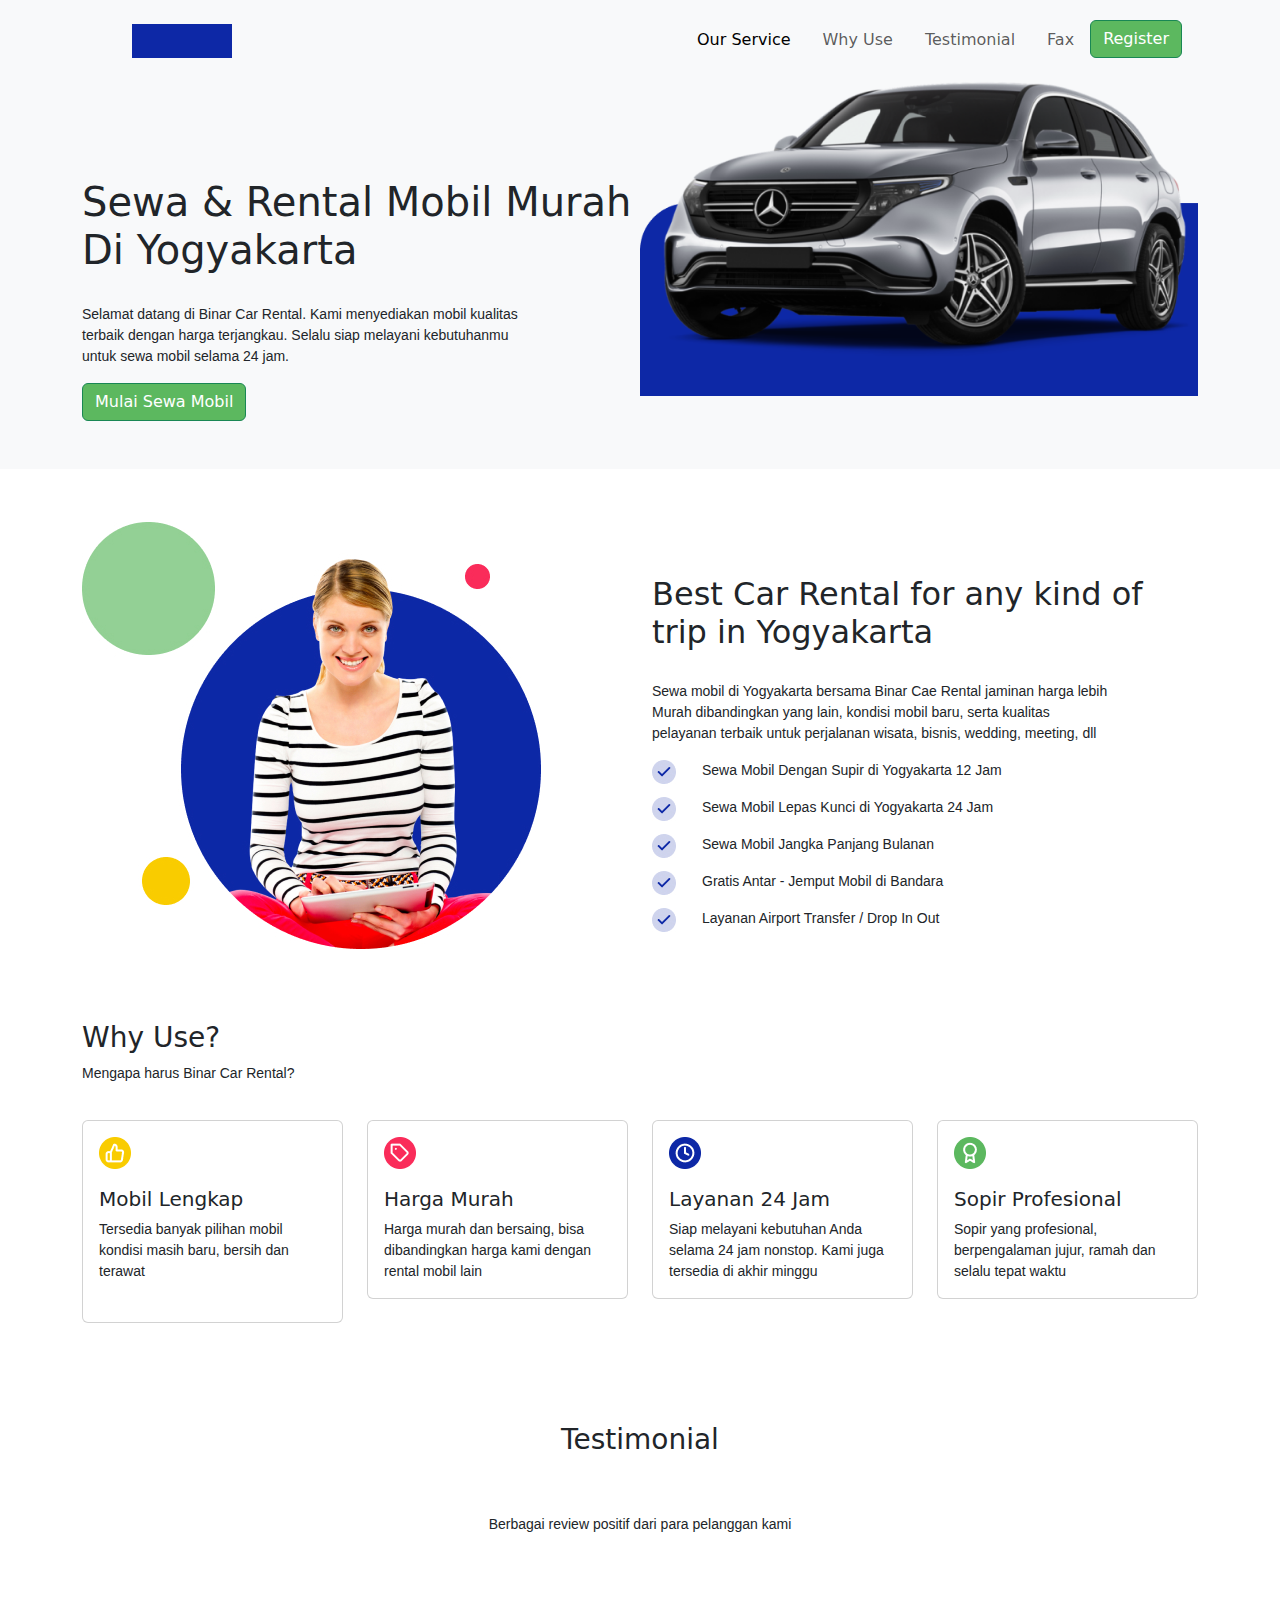
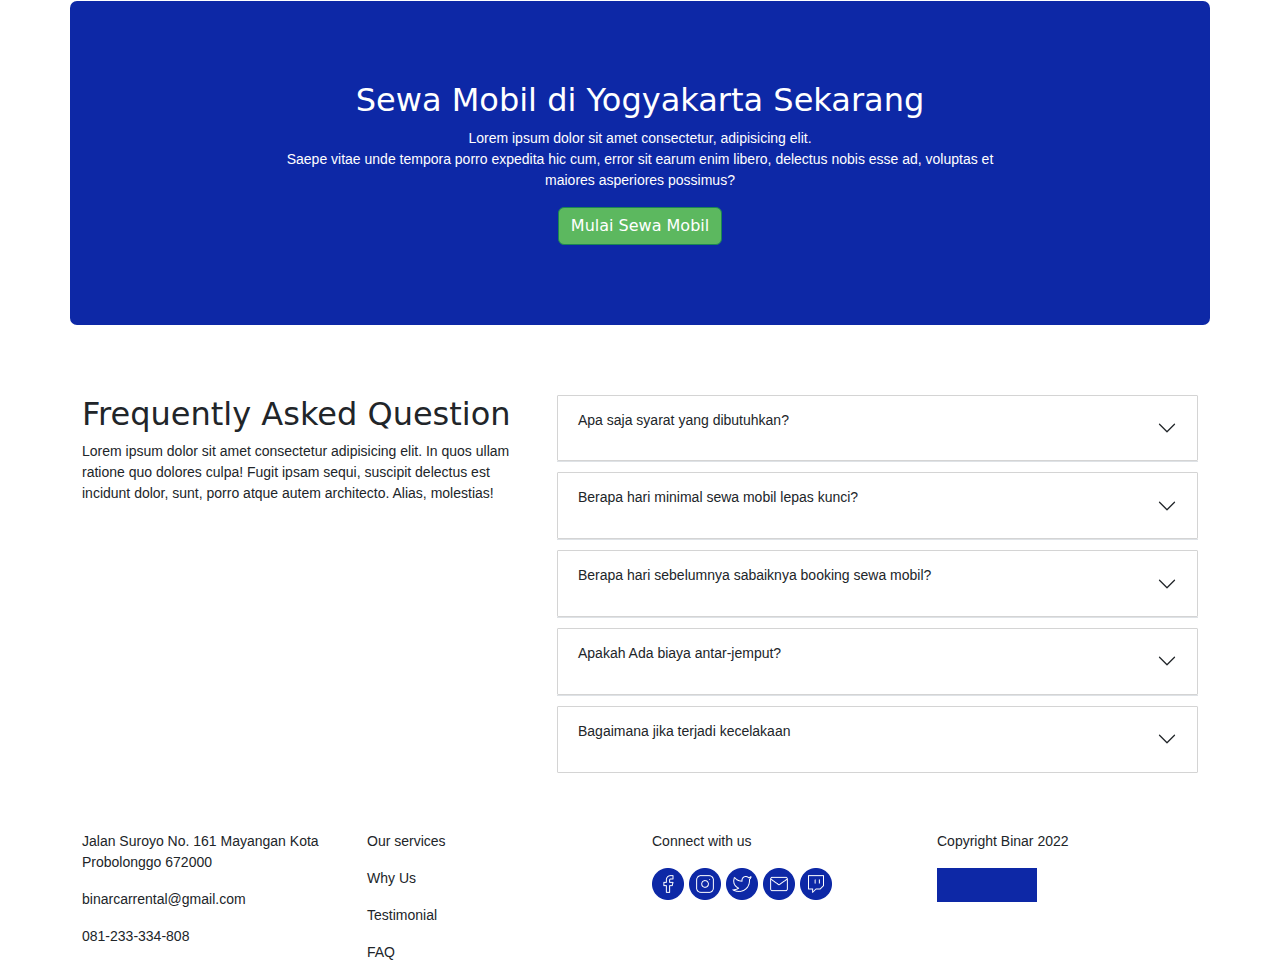
<file: public/index.html>
<!DOCTYPE html>
<html lang="en">

<head>
    <meta charset="UTF-8" />
    <meta name="viewport" content="width=device-width, initial-scale=1.0" />
    <title>Rantal mobil</title>
    <link rel="stylesheet" type="text/css" href="/public/css/sytles.css" />
    <link rel="stylesheet" href="/public/css/owl.carousel.min.css" />
    <link href="https://cdn.jsdelivr.net/npm/bootstrap@5.3.3/dist/css/bootstrap.min.css" rel="stylesheet" integrity="sha384-QWTKZyjpPEjISv5WaRU9OFeRpok6YctnYmDr5pNlyT2bRjXh0JMhjY6hW+ALEwIH" crossorigin="anonymous" />

    <link rel="stylesheet" href="https://cdnjs.cloudflare.com/ajax/libs/OwlCarousel2/2.3.4/assets/owl.theme.default.min.css" integrity="sha512-sMXtMNL1zRzolHYKEujM2AqCLUR9F2C4/05cdbxjjLSRvMQIciEPCQZo++nk7go3BtSuK9kfa/s+a4f4i5pLkw==" crossorigin="anonymous"
        referrerpolicy="no-referrer" />

    <script src="https://cdnjs.cloudflare.com/ajax/libs/jquery/3.7.1/jquery.min.js" integrity="sha512-v2CJ7UaYy4JwqLDIrZUI/4hqeoQieOmAZNXBeQyjo21dadnwR+8ZaIJVT8EE2iyI61OV8e6M8PP2/4hpQINQ/g==" crossorigin="anonymous" referrerpolicy="no-referrer"></script>

    <script src="https://cdnjs.cloudflare.com/ajax/libs/OwlCarousel2/2.3.4/owl.carousel.min.js" integrity="sha512-bPs7Ae6pVvhOSiIcyUClR7/q2OAsRiovw4vAkX+zJbw3ShAeeqezq50RIIcIURq7Oa20rW2n2q+fyXBNcU9lrw==" crossorigin="anonymous" referrerpolicy="no-referrer"></script>
</head>

<body>
    <header>
        <!--Navbar-->
        <nav class="navbar navbar-expand-lg fixed-top col bg-body-tertiary">
            <div class="container">
                <a class="navbar-brand fs-4" href="#"><img src="/public/images/img/logo.png" alt="" /></a>
                <button class="navbar-toggler shadow-none border-0" type="button" data-bs-toggle="offcanvas" data-bs-target="#offcanvasNavbar" aria-controls="offcanvasNavbar" aria-label="Toggle navigation">
          <span class="navbar-toggler-icon"></span>
        </button>
                <div class="offcanvas offcanvas-end" tabindex="-1" id="offcanvasNavbar" aria-labelledby="offcanvasNavbarLabel">
                    <div class="offcanvas-header">
                        <h5 class="offcanvas-title" id="offcanvasNavbarLabel">
                            Binar Car
                        </h5>
                        <button type="button" class="btn-close" data-bs-dismiss="offcanvas" aria-label="Close"></button>
                    </div>
                    <div class="offcanvas-body">
                        <ul class="navbar-nav justify-content-end flex-grow-1 pe-3">
                            <li class="nav-item">
                                <a class="nav-link mx-lg-2 active" aria-current="page" href="#">Our Service</a>
                            </li>
                            <li class="nav-item">
                                <a class="nav-link mx-lg-2" href="#">Why Use</a>
                            </li>
                            <li class="nav-item">
                                <a class="nav-link mx-lg-2" href="#">Testimonial</a>
                            </li>
                            <li class="nav-item">
                                <a class="nav-link mx-lg-2" href="#">Fax</a>
                            </li>
                            <li class="nav-item">
                                <a class="btn btn-success" href="#" role="button">Register</a>
                            </li>
                        </ul>
                    </div>
                </div>
            </div>
        </nav>
    </header>
    <!--End Navbar-->
    <section>
        <!--hAL 2-->
        <div class="p-5 mb-1 bg-body-tertiary h-100">
            <div class="container text-left h-100">
                <div class="content-wrapper d-flex justify-content-center justify-content-md-between align-items-center flex-column flex-md-row">
                    <div class="text-content">
                        <h1 class="sewa">
                            Sewa & Rental Mobil Murah <br />Di Yogyakarta
                        </h1>
                        <p class="sewa">
                            Selamat datang di Binar Car Rental. Kami menyediakan mobil kualitas <br />terbaik dengan harga terjangkau. Selalu siap melayani kebutuhanmu <br />untuk sewa mobil selama 24 jam.
                        </p>
                        <a class="btn btn-success" href="/cars" role="button">Mulai Sewa Mobil</a>
                    </div>
                    <div class="image-wrapper">
                        <img class="sewa img-fluid" src="/public/images/img/img_car.jpg" alt="" />
                    </div>
                </div>
            </div>
        </div>
    </section>
    <section>
        <div class="p-5 mb-1">
            <div class="container text-left">
                <div class="row align-items-center">
                    <div class="col-md-6">
                        <img class="orang img-fluid" src="/public/images/img/org.jpg" alt="" />
                    </div>
                    <div class="col-md-6">
                        <h2 class="sewa">
                            Best Car Rental for any kind of trip in Yogyakarta
                        </h2>
                        <p class="sewa">
                            Sewa mobil di Yogyakarta bersama Binar Cae Rental jaminan harga lebih <br /> Murah dibandingkan yang lain, kondisi mobil baru, serta kualitas
                            <br /> pelayanan terbaik untuk perjalanan wisata, bisnis, wedding, meeting, dll
                        </p>
                        <img class="img-sewa float-start me-3" src="/public/images/img/check.jpg" alt="" />
                        <p class="centang">
                            Sewa Mobil Dengan Supir di Yogyakarta 12 Jam
                        </p>
                        <img class="centang float-start me-3" src="/public/images/img/check.jpg" alt="" />
                        <p class="centang">Sewa Mobil Lepas Kunci di Yogyakarta 24 Jam</p>
                        <img class="centang float-start me-3" src="/public/images/img/check.jpg" alt="" />
                        <p class="centang">Sewa Mobil Jangka Panjang Bulanan</p>
                        <img class="centang float-start me-3" src="/public/images/img/check.jpg" alt="" />
                        <p class="centang">Gratis Antar - Jemput Mobil di Bandara</p>
                        <img class="centang float-start me-3" src="/public/images/img/check.jpg" alt="" />
                        <p class="centang">Layanan Airport Transfer / Drop In Out</p>
                    </div>
                </div>
            </div>
        </div>
    </section>
    <section>
        <!--Why Us-->
        <div class="pad container">
            <h3 class="text-padding">Why Use?</h3>
            <p class="mengapa">Mengapa harus Binar Car Rental?</p>
            <div class="row">
                <div class="col-md-3">
                    <div class="card">
                        <div class="card-body">
                            <img src="/public/images/img/jempol.png" alt="" />
                            <h5 class="card-title pt-2">Mobil Lengkap</h5>
                            <p class="p card-text pb-4">
                                Tersedia banyak pilihan mobil kondisi masih baru, bersih dan terawat
                            </p>
                        </div>
                    </div>
                </div>
                <div class="col-md-3">
                    <div class="card">
                        <div class="card-body">
                            <img src="/public/images/img/hargamrh.png" alt="" />
                            <h5 class="card-title pt-2">Harga Murah</h5>
                            <p class="card-text">
                                Harga murah dan bersaing, bisa dibandingkan harga kami dengan rental mobil lain
                            </p>
                        </div>
                    </div>
                </div>
                <div class="col-md-3">
                    <div class="card">
                        <div class="card-body">
                            <img src="/public/images/img/jam.png" alt="" />
                            <h5 class="card-title pt-2">Layanan 24 Jam</h5>
                            <p class="card-text">
                                Siap melayani kebutuhan Anda selama 24 jam nonstop. Kami juga tersedia di akhir minggu
                            </p>
                        </div>
                    </div>
                </div>
                <div class="col-md-3">
                    <div class="card">
                        <div class="card-body">
                            <img src="/public/images/img/sopir.png" alt="" />
                            <h5 class="card-title pt-2">Sopir Profesional</h5>
                            <p class="card-text">
                                Sopir yang profesional, berpengalaman jujur, ramah dan selalu tepat waktu
                            </p>
                        </div>
                    </div>
                </div>
            </div>
        </div>
    </section>
    <!--End Why Us-->
    <!--Testimonial-->
    <section>
        <div class="container">
            <div class="testi">
                <h3 class="h3-padding">Testimonial</h3>
                <p class="testi">Berbagai review positif dari para pelanggan kami</p>
            </div>
        </div>
        <div class="owl-carousel owl-theme">
            <div class="item">
                <div class="row">
                    <div class="col-sm-4">
                        <img src="/public/images/img/img_photo.png" class="profil" alt="" />
                    </div>
                    <div class="col-sm-8">
                        <div class="pos">
                            <img src="/public/images/img/Star.png" style="width: 6%; padding-left: 0%" alt="" />
                            <img src="/public/images/img/Star.png" style="width: 6%; padding-left: 0%" alt="" />
                            <img src="/public/images/img/Star.png" style="width: 6%; padding-left: 0%" alt="" />
                            <img src="/public/images/img/Star.png" style="width: 6%; padding-left: 0%" alt="" />
                            <img src="/public/images/img/Star.png" style="width: 6%; padding-left: 0%" alt="" />
                        </div>
                        <p>
                            Lorem ipsum dolor sit amet consectetur adipisicing elit. Saepe vero rerum, esse blanditiis quae eaque est facere reiciendis asperiores ipsum in non ipsa necessitatibus voluptatem sequi iste a quod officiis!
                        </p>
                        <p style="font-weight: bold">John Dee 32, Bromo</p>
                    </div>
                </div>
            </div>
            <div class="item">
                <div class="row">
                    <div class="col-sm-4">
                        <img src="/public/images/img/img_photo.png" class="profil" alt="" />
                    </div>
                    <div class="col-sm-8">
                        <div class="pos">
                            <img src="/public/images/img/Star.png" style="width: 6%; padding-left: 0%" alt="" />
                            <img src="/public/images/img/Star.png" style="width: 6%; padding-left: 0%" alt="" />
                            <img src="/public/images/img/Star.png" style="width: 6%; padding-left: 0%" alt="" />
                            <img src="/public/images/img/Star.png" style="width: 6%; padding-left: 0%" alt="" />
                            <img src="/public/images/img/Star.png" style="width: 6%; padding-left: 0%" alt="" />
                        </div>
                        <p>
                            Lorem ipsum dolor sit amet consectetur adipisicing elit. Saepe vero rerum, esse blanditiis quae eaque est facere reiciendis asperiores ipsum in non ipsa necessitatibus voluptatem sequi iste a quod officiis!
                        </p>
                        <p style="font-weight: bold">John Dee 32, Bromo</p>
                    </div>
                </div>
            </div>
            <div class="item">
                <div class="row">
                    <div class="col-sm-4">
                        <img src="/public/images/img/img_photo.png" class="profil" alt="" />
                    </div>
                    <div class="col-sm-8">
                        <div class="pos">
                            <img src="/public/images/img/Star.png" style="width: 6%; padding-left: 0%" alt="" />
                            <img src="/public/images/img/Star.png" style="width: 6%; padding-left: 0%" alt="" />
                            <img src="/public/images/img/Star.png" style="width: 6%; padding-left: 0%" alt="" />
                            <img src="/public/images/img/Star.png" style="width: 6%; padding-left: 0%" alt="" />
                            <img src="/public/images/img/Star.png" style="width: 6%; padding-left: 0%" alt="" />
                        </div>
                        <p>
                            Lorem ipsum dolor sit amet consectetur adipisicing elit. Saepe vero rerum, esse blanditiis quae eaque est facere reiciendis asperiores ipsum in non ipsa necessitatibus voluptatem sequi iste a quod officiis!
                        </p>
                        <p style="font-weight: bold">John Dee 32, Bromo</p>
                    </div>
                </div>
            </div>
            <div class="item">
                <div class="row">
                    <div class="col-sm-4">
                        <img src="/public/images/img/img_photo.png" class="profil" alt="" />
                    </div>
                    <div class="col-sm-8">
                        <div class="pos">
                            <img src="/public/images/img/Star.png" style="width: 6%; padding-left: 0%" alt="" />
                            <img src="/public/images/img/Star.png" style="width: 6%; padding-left: 0%" alt="" />
                            <img src="/public/images/img/Star.png" style="width: 6%; padding-left: 0%" alt="" />
                            <img src="/public/images/img/Star.png" style="width: 6%; padding-left: 0%" alt="" />
                            <img src="/public/images/img/Star.png" style="width: 6%; padding-left: 0%" alt="" />
                        </div>
                        <p>
                            Lorem ipsum dolor sit amet consectetur adipisicing elit. Saepe vero rerum, esse blanditiis quae eaque est facere reiciendis asperiores ipsum in non ipsa necessitatibus voluptatem sequi iste a quod officiis!
                        </p>
                        <p style="font-weight: bold">John Dee 32, Bromo</p>
                    </div>
                </div>
            </div>
            <div class="item">
                <div class="row">
                    <div class="col-sm-4">
                        <img src="/public/images/img/img_photo.png" class="profil" alt="" />
                    </div>
                    <div class="col-sm-8">
                        <div class="pos">
                            <img src="/public/images/img/Star.png" style="width: 6%; padding-left: 0%" alt="" />
                            <img src="/public/images/img/Star.png" style="width: 6%; padding-left: 0%" alt="" />
                            <img src="/public/images/img/Star.png" style="width: 6%; padding-left: 0%" alt="" />
                            <img src="/public/images/img/Star.png" style="width: 6%; padding-left: 0%" alt="" />
                            <img src="/public/images/img/Star.png" style="width: 6%; padding-left: 0%" alt="" />
                        </div>
                        <p>
                            Lorem ipsum dolor sit amet consectetur adipisicing elit. Saepe vero rerum, esse blanditiis quae eaque est facere reiciendis asperiores ipsum in non ipsa necessitatibus voluptatem sequi iste a quod officiis!
                        </p>
                        <p style="font-weight: bold">John Dee 32, Bromo</p>
                    </div>
                </div>
            </div>
            <!-- <div class="item"></div> -->
        </div>

        <script>
            $(".owl-carousel").owlCarousel({
                loop: true,
                margin: 50,
                stagePadding: 70,
                autoWidth: true,
                items: 3,
                center: true,
                responsiveClass: true,
                nav: true,
                responsive: false,
            });
        </script>
    </section>

    <section>
        <div class="container">
            <div class="row">
                <div class="loc">
                    <div class="col-md-8 offset-md-2 text-center">
                        <h2>Sewa Mobil di Yogyakarta Sekarang</h2>
                        <p>
                            Lorem ipsum dolor sit amet consectetur, adipisicing elit. <br /> Saepe vitae unde tempora porro expedita hic cum, error sit earum enim libero, delectus nobis esse ad, voluptas et maiores asperiores possimus?
                        </p>
                        <a class="btn btn-success" href="#" role="button">Mulai Sewa Mobil</a>
                    </div>
                </div>
            </div>
        </div>
    </section>


    <section>
        <div class="container">
            <div class="row">
                <div class="col-sm-5">
                    <h2>Frequently Asked Question</h2>
                    <p>
                        Lorem ipsum dolor sit amet consectetur adipisicing elit. In quos ullam ratione quo dolores culpa! Fugit ipsam sequi, suscipit delectus est incidunt dolor, sunt, porro atque autem architecto. Alias, molestias!
                    </p>
                </div>
                <div class="col-sm-7">
                    <div class="accordion accordion-flush" id="accordionFlushExample">
                        <div class="accordion-item">
                            <h2 class="accordion-header">
                                <button class="accordion-button collapsed" type="button" data-bs-toggle="collapse" data-bs-target="#flush-collapseOne" aria-expanded="false" aria-controls="flush-collapseOne">
                  <p>Apa saja syarat yang dibutuhkan?</p>
                </button>
                            </h2>
                            <div id="flush-collapseOne" class="accordion-collapse collapse" data-bs-parent="#accordionFlushExample">
                                <div class="accordion-body">
                                    Placeholder content for this accordion, which is intended to demonstrate the
                                    <code>.accordion-flush</code> class. This is the first item's accordion body.
                                </div>
                            </div>
                        </div>
                        <div class="accordion-item">
                            <h2 class="accordion-header">
                                <button class="accordion-button collapsed" type="button" data-bs-toggle="collapse" data-bs-target="#flush-collapseTwo" aria-expanded="false" aria-controls="flush-collapseTwo">
                  <p>Berapa hari minimal sewa mobil lepas kunci?</p>
                </button>
                            </h2>
                            <div id="flush-collapseTwo" class="accordion-collapse collapse" data-bs-parent="#accordionFlushExample">
                                <div class="accordion-body">
                                    Placeholder content for this accordion, which is intended to demonstrate the
                                    <code>.accordion-flush</code> class. This is the second item's accordion body. Let's imagine this being filled with some actual content.
                                </div>
                            </div>
                        </div>
                        <div class="accordion-item">
                            <h2 class="accordion-header">
                                <button class="accordion-button collapsed" type="button" data-bs-toggle="collapse" data-bs-target="#flush-collapseThree" aria-expanded="false" aria-controls="flush-collapseThree">
                  <p>Berapa hari sebelumnya sabaiknya booking sewa mobil?</p>
                </button>
                            </h2>
                            <div id="flush-collapseThree" class="accordion-collapse collapse" data-bs-parent="#accordionFlushExample">
                                <div class="accordion-body">
                                    Placeholder content for this accordion, which is intended to demonstrate the
                                    <code>.accordion-flush</code> class. This is the third item's accordion body. Nothing more exciting happening here in terms of content, but just filling up the space to make it look, at least at first glance, a bit
                                    more representative of how this would look in a real-world application.
                                </div>
                            </div>
                        </div>
                        <div class="accordion-item">
                            <h2 class="accordion-header">
                                <button class="accordion-button collapsed" type="button" data-bs-toggle="collapse" data-bs-target="#flush-collapseFore" aria-expanded="false" aria-controls="flush-collapseFore">
                  <p>Apakah Ada biaya antar-jemput?</p>
                </button>
                            </h2>
                            <div id="flush-collapseFore" class="accordion-collapse collapse" data-bs-parent="#accordionFlushExample">
                                <div class="accordion-body">
                                    Placeholder content for this accordion, which is intended to demonstrate the
                                    <code>.accordion-flush</code> class. This is the third item's accordion body. Nothing more exciting happening here in terms of content, but just filling up the space to make it look, at least at first glance, a bit
                                    more representative of how this would look in a real-world application.
                                </div>
                            </div>
                        </div>
                        <div class="accordion-item">
                            <h2 class="accordion-header">
                                <button class="accordion-button collapsed" type="button" data-bs-toggle="collapse" data-bs-target="#flush-collapseFive" aria-expanded="false" aria-controls="flush-collapseFive">
                  <p>Bagaimana jika terjadi kecelakaan</p>
                </button>
                            </h2>
                            <div id="flush-collapseFive" class="accordion-collapse collapse" data-bs-parent="#accordionFlushExample">
                                <div class="accordion-body">
                                    Placeholder content for this accordion, which is intended to demonstrate the
                                    <code>.accordion-flush</code> class. This is the third item's accordion body. Nothing more exciting happening here in terms of content, but just filling up the space to make it look, at least at first glance, a bit
                                    more representative of how this would look in a real-world application.
                                </div>
                            </div>
                        </div>
                    </div>
                </div>
            </div>
        </div>
    </section>
    <br /><br />

    <footer>
        <div class="foot container">
            <div class="row">
                <div class="col-sm-3">
                    <p>Jalan Suroyo No. 161 Mayangan Kota Probolonggo 672000</p>
                    <p>binarcarrental@gmail.com</p>
                    <p>081-233-334-808</p>
                </div>
                <div class="col-sm-3">
                    <p>Our services</p>
                    <p>Why Us</p>
                    <p>Testimonial</p>
                    <p>FAQ</p>
                </div>
                <div class="col-sm-3">
                    <p>Connect with us</p>
                    <img src="/public/images/img/icon_facebook.png" class="img-fluid float-left gambar" alt="" />
                    <img src="/public/images/img/icon_instagram.png" class="img-fluid float-left gambar" alt="" />
                    <img src="/public/images/img/icon_twitter.png" class="img-fluid float-left gambar" alt="" />
                    <img src="/public/images/img/icon_mail.png" class="img-fluid float-left gambar" alt="" />
                    <img src="/public/images/img/icon_twitch.png" class="img-fluid float-left gambar" alt="" />
                </div>
                <div class="col-sm-3">
                    <p>Copyright Binar 2022</p>
                    <img src="/public/images/img/logo.png" alt="" />
                </div>
            </div>
        </div>
    </footer>

    <script src="https://cdn.jsdelivr.net/npm/bootstrap@5.3.3/dist/js/bootstrap.bundle.min.js" integrity="sha384-YvpcrYf0tY3lHB60NNkmXc5s9fDVZLESaAA55NDzOxhy9GkcIdslK1eN7N6jIeHz" crossorigin="anonymous"></script>
</body>

</html>
</file>
<file: public/css/sytles.css>
nav {
    height: 80px;
}

body {
    font-family: Arial, Helvetica, sans-serif;
    color: black;
    font-family: helvetica;
}

.card-img-top {
    width: 500px;
}

p {
    font-family: Helvetica;
    font-size: 14px;
}

.hi {
    height: 500px;
}

.btn.btn-success {
    background-color: #5cb85f;
}

.content-wrapper img {
    max-width: 100%;
    height: auto;
    /* Untuk mempertahankan proporsi asli gambar */
}

h1.sewa {
    text-align: left;
    /* Posisi teks */
    margin-top: 50px;
    /* Jarak atas */
    margin-bottom: 10px;
    /* Jarak bawah */
}

p.sewa {
    text-align: left;
    margin-top: 30px;
}

a.btn {
    float: center;
}

.sewa img {
    max-width: 100%;
    height: auto;
    max-height: 100%;
    /* Memastikan gambar tidak melebihi ketinggian container */
}

.navbar-brand {
    margin-left: 50px;
}

img.orang {
    margin-right: 100px;
}

p.besrcar {
    text-align: left;
}

h3.h3-padding {
    text-align: center;
}

h2.sewa {
    text-align: left;
    /* Posisi teks */
    margin-top: 50px;
    /* Jarak atas */
    margin-bottom: 10px;
}

.image-wrapper {
    /* position: absolute; */
    top: 80px;
    /* Tinggi navbar */
    right: 0;
    max-width: 50%;
    height: calc(100% - 80px);
    /* Tinggi gambar = tinggi layar - tinggi navbar */
    overflow: hidden;
    /* Menghindari gambar keluar dari batas container */
}

.text-content {
    position: relative;
    z-index: 1;
    padding-top: 80px;
    /* Tinggi navbar */
}

.img-sewa {
    float: left;
}

p.centang {
    text-align: left;
    margin-left: 50px;
}

.pad {
    padding-top: 20px;
}

.card-title {
    margin-top: 10px;
}

p.mengapa {
    padding-bottom: 20px;
}

.testi {
    padding-top: 100px;
}

h3.text-center {
    padding-top: 100px;
    padding-bottom: 100px;
}

p.testi {
    padding-top: 50px;
    padding-bottom: 50px;
    text-align: center;
}

.pos img {
    margin-right: 3px;
    /* Memberi jarak antara gambar-gambar */
}

.pos {
    padding-top: 50px;
    display: flex;
}

.profil {
    padding-top: 70px;
    width: 20%;
}

.item p {
    margin-top: 5px;
    padding-right: 7px;
}

.item {
    width: 660px;
    height: 250px;
    padding: 16px;
    padding-top: 0;
    background-color: #f1f3ff;
    border-radius: 7px;
}

.accordion-item {
    margin-bottom: 10px;
}

.accordion-header {
    border: 1px solid #d4d4d4;
    /* Mengatur border menjadi solid hitam */
    border-radius: 1px;
}

.owl-dots {
    display: none;
}

.owl-nav>button.owl-prev {
    background-color: #5cb85f !important;
    border-radius: 50px !important;
}

.owl-nav>button.owl-prev>span {
    margin: 8px !important;
}

.loc {
    background-color: #0d28a6;
    border-radius: 7px;
    color: white;
    padding-top: 80px;
    padding-bottom: 80px;
    margin-bottom: 70px;
    margin-top: 70px;
}

.section-filter-car {
    width: 80%;
    height: 100px;
    position: absolute;
    padding: 1%;
    top: auto;
    z-index: 4;
    transform: translate(0%, -50%);
    left: 10%;
    background: white;
    box-shadow: 0px 0px 9px 1px rgba(181, 179, 179, 0.75);
    -webkit-box-shadow: 0px 0px 9px 1px rgba(181, 179, 179, 0.75);
    -moz-box-shadow: 0px 0px 9px 1px rgba(181, 179, 179, 0.75);
}

@media (max-width: 768px) {
    .content-wrapper {
        flex-direction: column;
    }
    h1.sewa {
        padding-top: 30px;
    }
    img.sewa {
        padding-top: 70px;
    }
    h3.text-padding {
        text-align: center;
    }
    p.mengapa {
        text-align: center;
    }
    .col-sm-3 {
        padding-top: 10px;
    }
    .text-content,
    .image-wrapper {
        flex: none;
        width: 100%;
        justify-content: center;
        /* Pusatkan konten secara horizontal */
        padding: 0;
        /* Hapus padding */
        position: static;
        /* Kembalikan posisi ke nilai default */
        max-width: none;
    }
    footer {
        display: block;
        margin-top: 50px;
    }
    .card {
        margin-bottom: 30px;
    }
    h3.text-center {
        padding-top: 40px;
    }
    .loc {
        margin-left: 20px;
        margin-right: 100px;
    }
    img.profil {
        width: 1pcx;
    }
    .item {
        width: 250px;
        height: 500px;
    }
    .card {
        width: 300px;
        padding: 20px;
    }
    .container {
        align-items: center;
    }
}
</file>
